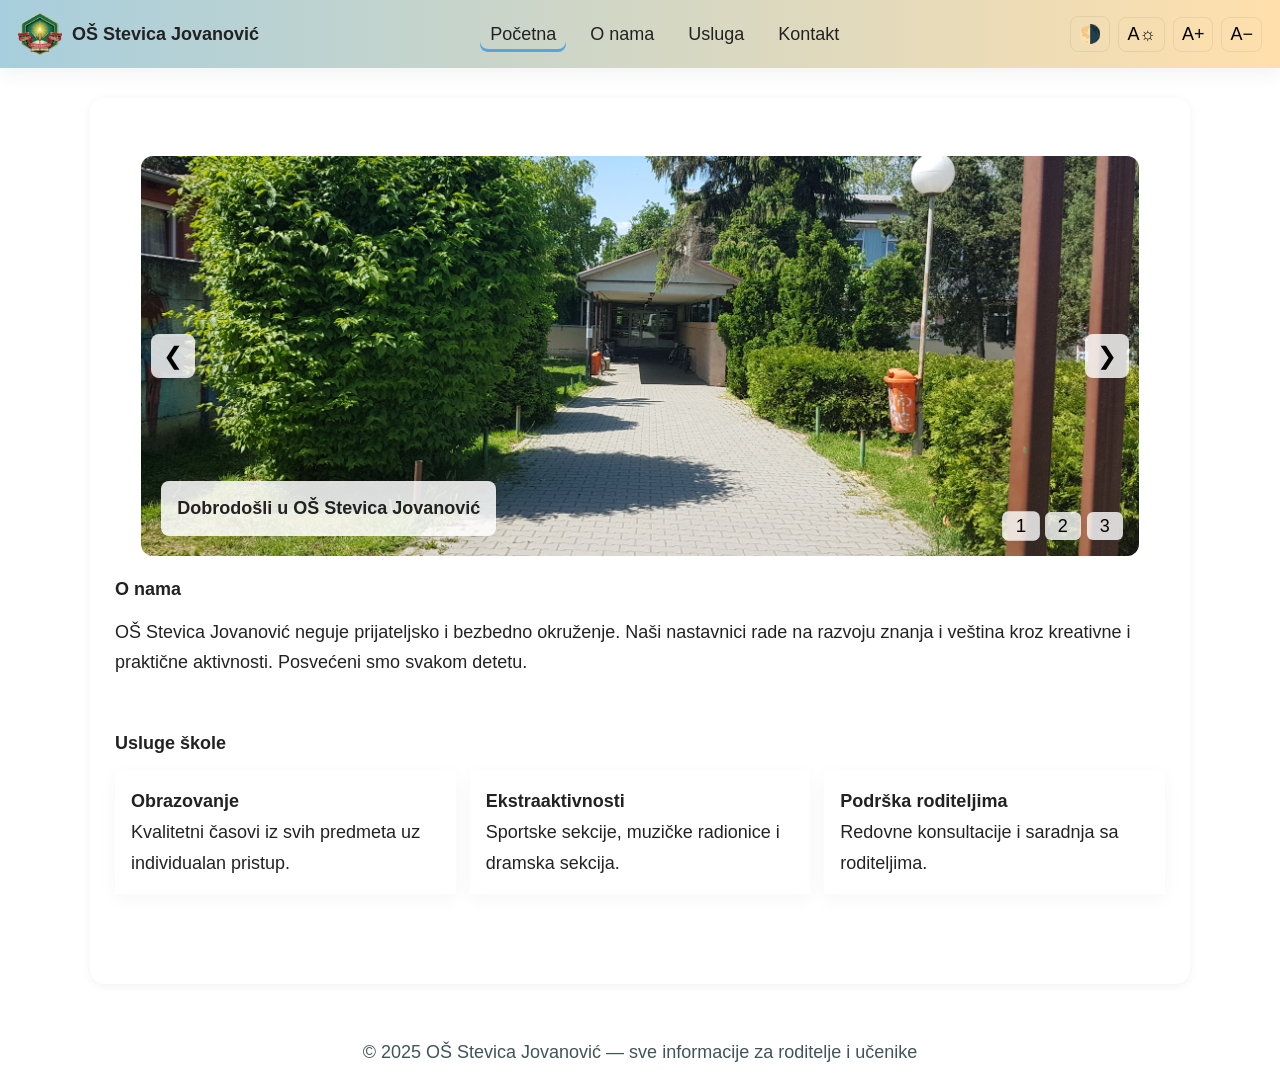
<file: index.html>
﻿<!DOCTYPE html>
<html lang="sr">
<head>
    <meta charset="utf-8" />
    <meta name="viewport" content="width=device-width, initial-scale=1" />
    <title>OŠ Stevica Jovanović — Početna</title>
    <meta name="description" content="Početna stranica Osnovne škole Stevica Jovanović — informacije, galerija i kontakt.">
    <meta name="keywords" content="osnovna škola, Stevica Jovanović, obrazovanje, priredbe, roditelji">
    <link rel="stylesheet" href="stylesheet.css">
</head>
<body id="stranaGlavna">

    <header class="zaglavlje" role="banner">
        <div class="zaglavlje__flex">
            <a href="index.html" class="logoLink" aria-label="Početna - OŠ Stevica Jovanović">
                <img src="slike/logo.png" alt="Logo škole Stevica Jovanović" class="logo" />
                <span class="logoTekst">OŠ Stevica Jovanović</span>
            </a>

            <button id="dugmeHamburger" class="hamburger" aria-expanded="false" aria-controls="meniGlavni" aria-label="Otvorite meni">
                <span class="hamburger__traka"></span>
                <span class="hamburger__traka"></span>
                <span class="hamburger__traka"></span>
            </button>

            <nav id="meniGlavni" class="meni" role="navigation" aria-label="Glavni meni">
                <ul class="meni__lista">
                    <li><a href="index.html" class="meni__link aktivna">Početna</a></li>
                    <li><a href="onama.html" class="meni__link">O nama</a></li>
                    <li><a href="usluga.html" class="meni__link">Usluga</a></li>
                    <li><a href="kontakt.html" class="meni__link">Kontakt</a></li>
                </ul>
            </nav>

            <div class="kontrolePristupacnost">
                <button id="dugmeTamniRezim" class="kontrola" aria-pressed="false" title="Tamni režim">🌗</button>
                <button id="dugmeKontrast" class="kontrola" aria-pressed="false" title="Visoki kontrast">A☼</button>
                <button id="dugmePovecajTekst" class="kontrola" title="Povećaj tekst">A+</button>
                <button id="dugmeSmanjiTekst" class="kontrola" title="Smanji tekst">A−</button>
            </div>
        </div>
    </header>

    <main class="sadrzaj" role="main">
        <!-- HERO / SLIDER -->
        <section id="slajder" class="slajder" aria-roledescription="carousel" aria-label="Slajder fotografija škole">
            <div class="slajder__kontejner">
                <article class="slajder__stavka aktivna" data-indeks="0" aria-hidden="false">
                    <img src="slike/skola1.jpg" alt="Spoljašnji izgled škole" class="slajder__slika" />
                    <div class="slajder__tekst" role="heading" aria-level="1">Dobrodošli u OŠ Stevica Jovanović</div>
                </article>
                <article class="slajder__stavka" data-indeks="1" aria-hidden="true">
                    <img src="slike/skola2.jpg" alt="Učionica sa decom" class="slajder__slika" />
                    <div class="slajder__tekst">Učenje kroz igru i saradnju</div>
                </article>
                <article class="slajder__stavka" data-indeks="2" aria-hidden="true">
                    <img src="slike/skola3.jpg" alt="Učenici na priredbi" class="slajder__slika" />
                    <div class="slajder__tekst">Priredbe i događaji tokom cele godine</div>
                </article>
            </div>

            <button id="slajderPrethodni" class="slajder__kontrol" aria-label="Prethodni slajd">❮</button>
            <button id="slajderSledeci" class="slajder__kontrol" aria-label="Sledeći slajd">❯</button>

            <div class="slajder__indikatori" role="tablist" aria-label="Izaberite slajd">
                <button class="indikator aktivan" data-indeks="0" aria-selected="true" role="tab" aria-controls="slajder">1</button>
                <button class="indikator" data-indeks="1" aria-selected="false" role="tab" aria-controls="slajder">2</button>
                <button class="indikator" data-indeks="2" aria-selected="false" role="tab" aria-controls="slajder">3</button>
            </div>
        </section>

        <!-- Kratak tekst -->
        <section class="uvod section-anim" id="oSkoli">
            <h2>O nama</h2>
            <p>
                OŠ Stevica Jovanović neguje prijateljsko i bezbedno okruženje. Naši nastavnici rade na razvoju
                znanja i veština kroz kreativne i praktične aktivnosti. Posvećeni smo svakom detetu.
            </p>
        </section>

        <!-- Kartice usluga -->
        <section class="usluge-section section-anim" id="pregledUsluga">
            <h2>Usluge škole</h2>
            <div class="kartice">
                <article class="kartica">
                    <h3>Obrazovanje</h3>
                    <p>Kvalitetni časovi iz svih predmeta uz individualan pristup.</p>
                </article>
                <article class="kartica">
                    <h3>Ekstraaktivnosti</h3>
                    <p>Sportske sekcije, muzičke radionice i dramska sekcija.</p>
                </article>
                <article class="kartica">
                    <h3>Podrška roditeljima</h3>
                    <p>Redovne konsultacije i saradnja sa roditeljima.</p>
                </article>
            </div>
        </section>

    </main>

    <footer class="podnozje" role="contentinfo">
        <p>&copy; 2025 OŠ Stevica Jovanović — sve informacije za roditelje i učenike</p>
    </footer>

    <script src="script.js"></script>
</body>
</html>
</file>
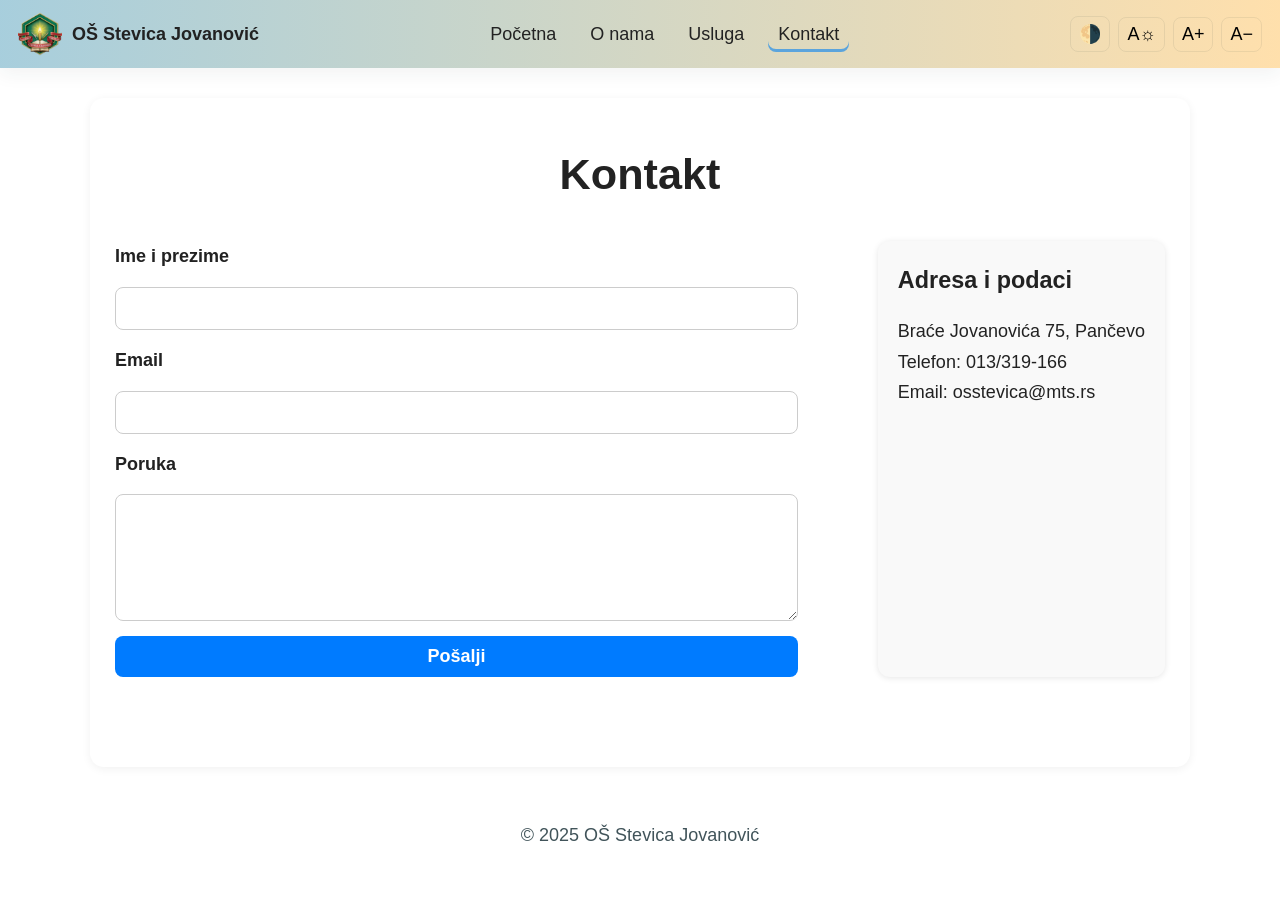
<file: kontakt.html>
﻿<!DOCTYPE html>
<html lang="sr">
<head>
    <meta charset="utf-8" />
    <meta name="viewport" content="width=device-width, initial-scale=1" />
    <title>Kontakt — OŠ Stevica Jovanović</title>
    <meta name="description" content="Kontakt podaci i forma za OŠ Stevica Jovanović.">
    <meta name="keywords" content="kontakt, škola, roditelji, telefon, email">
    <link rel="stylesheet" href="stylesheet.css">
</head>
<body id="stranaKontakt">

    <header class="zaglavlje" role="banner">
        <div class="zaglavlje__flex">
            <a href="index.html" class="logoLink" aria-label="Početna - OŠ Stevica Jovanović">
                <img src="slike/logo.png" alt="Logo škole Stevica Jovanović" class="logo" />
                <span class="logoTekst">OŠ Stevica Jovanović</span>
            </a>

            <button id="dugmeHamburgerKontakt" class="hamburger" aria-expanded="false" aria-controls="meniGlavniKontakt" aria-label="Otvorite meni">
                <span class="hamburger__traka"></span>
                <span class="hamburger__traka"></span>
                <span class="hamburger__traka"></span>
            </button>

            <nav id="meniGlavniKontakt" class="meni" role="navigation" aria-label="Glavni meni">
                <ul class="meni__lista">
                    <li><a href="index.html" class="meni__link">Početna</a></li>
                    <li><a href="onama.html" class="meni__link">O nama</a></li>
                    <li><a href="usluga.html" class="meni__link">Usluga</a></li>
                    <li><a href="kontakt.html" class="meni__link aktivna">Kontakt</a></li>
                </ul>
            </nav>

            <div class="kontrolePristupacnost">
                <button id="dugmeTamniRezimKontakt" class="kontrola" aria-pressed="false">🌗</button>
                <button id="dugmeKontrastKontakt" class="kontrola" aria-pressed="false">A☼</button>
                <button id="dugmePovecajTekstKontakt" class="kontrola">A+</button>
                <button id="dugmeSmanjiTekstKontakt" class="kontrola">A−</button>
            </div>
        </div>
    </header>

    <main class="sadrzaj section-anim" role="main">
        <h1>Kontakt</h1>

        <section class="kontakt-kartica">
            <form id="kontaktForma" class="kontakt-forma" aria-label="Kontakt forma">
                <label for="imeIPrezime">Ime i prezime</label>
                <input id="imeIPrezime" name="imeIPrezime" type="text" required />

                <label for="emailKontakt">Email</label>
                <input id="emailKontakt" name="emailKontakt" type="email" required />

                <label for="porukaKontakt">Poruka</label>
                <textarea id="porukaKontakt" name="porukaKontakt" rows="5" required></textarea>

                <button type="submit" class="posaljiDugme">Pošalji</button>
            </form>
            <p id="porukaGreske" style="color:red;"></p>

            <div class="kontakt-info">
                <h2>Adresa i podaci</h2>
                <p>Braće Jovanovića 75, Pančevo</p>
                <p>Telefon: 013/319-166</p>
                <p>Email: osstevica@mts.rs</p>
            </div>
        </section>

    </main>

    <footer class="podnozje" role="contentinfo">
        <p>&copy; 2025 OŠ Stevica Jovanović</p>
    </footer>

    <script src="script.js"></script>
</body>
</html>
</file>
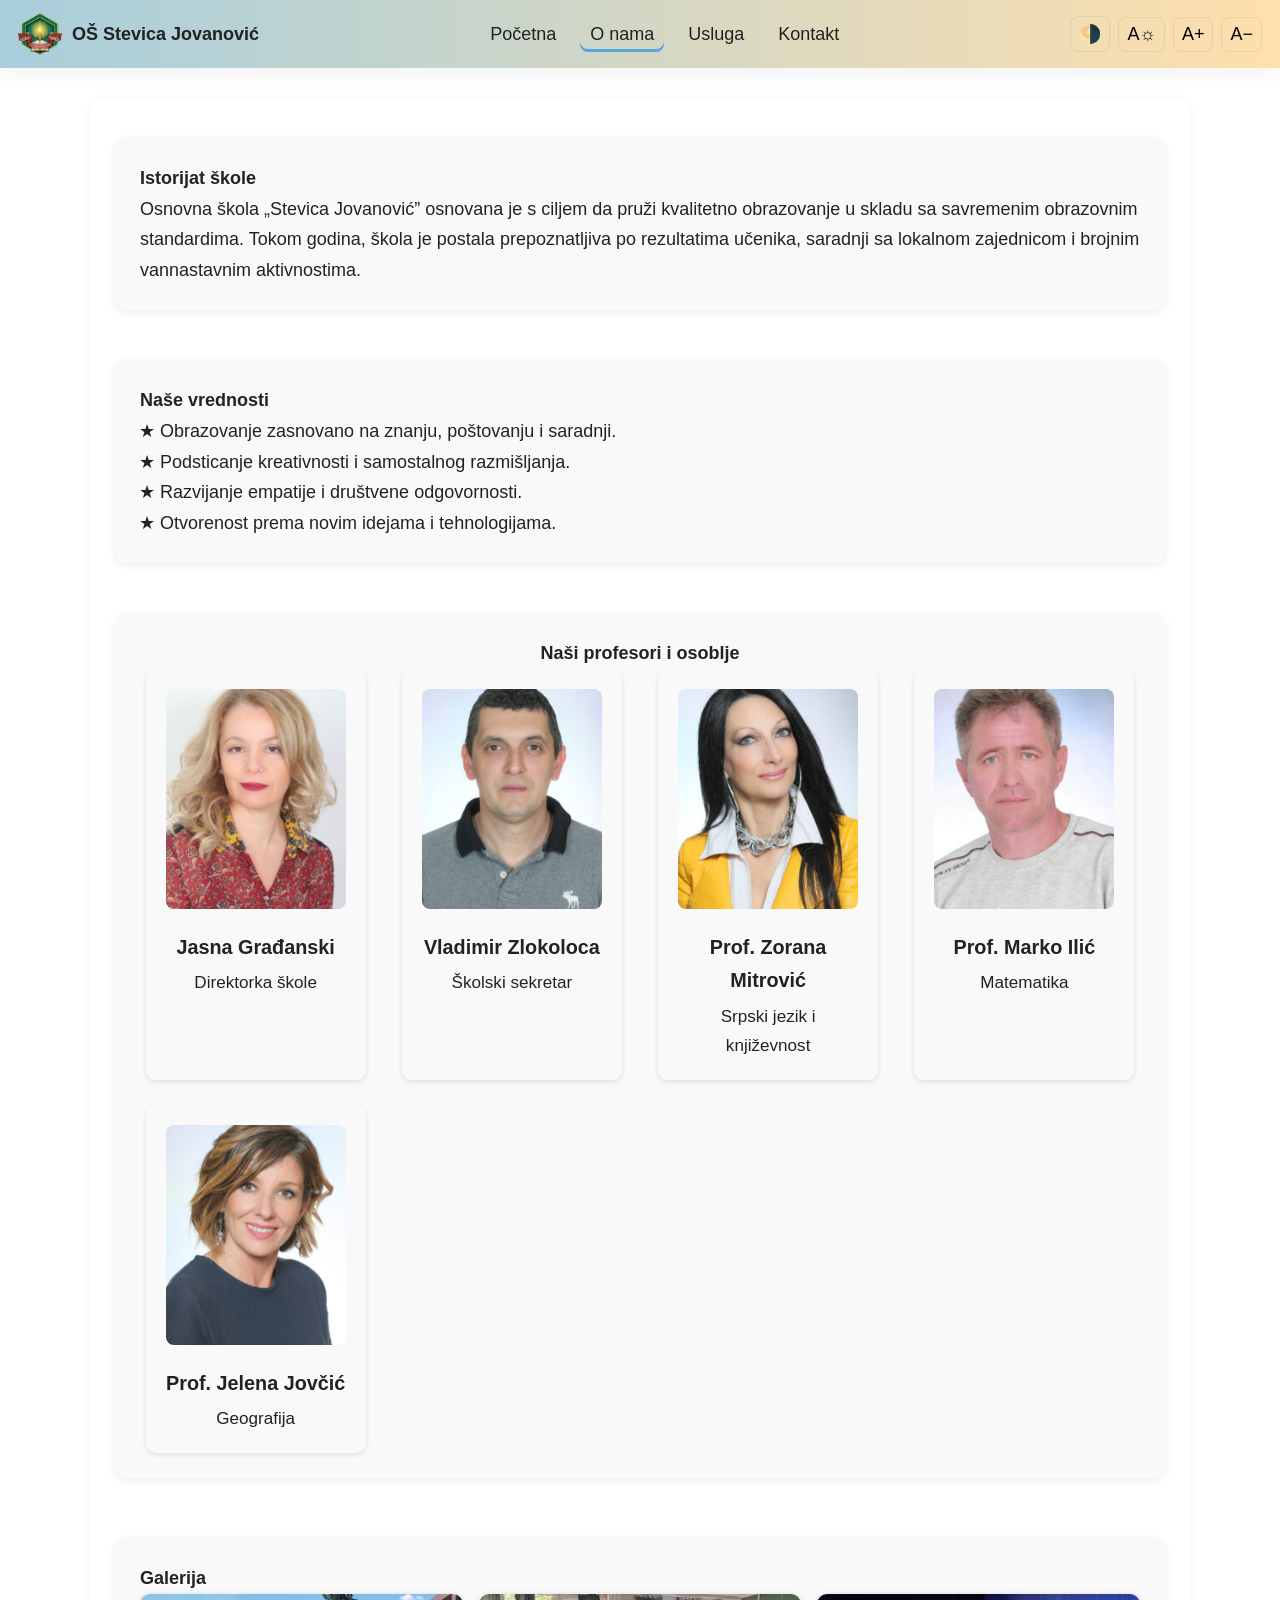
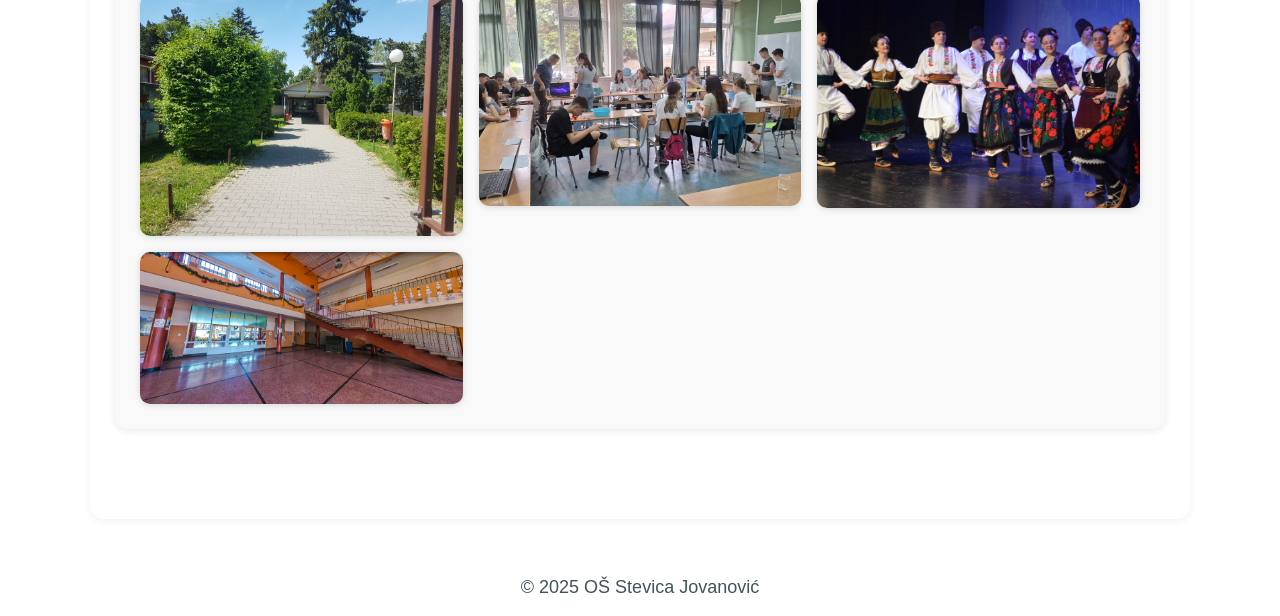
<file: onama.html>
﻿<!DOCTYPE html>
<html lang="sr">
<head>
    <meta charset="utf-8" />
    <meta name="viewport" content="width=device-width, initial-scale=1" />
    <title>O nama — OŠ Stevica Jovanović</title>
    <meta name="description" content="Informacije o istoriji i vrednostima OŠ Stevica Jovanović.">
    <meta name="keywords" content="o školi, istorijat, nastavnici, vrednosti">
    <link rel="stylesheet" href="stylesheet.css">
</head>
<body id="stranaONama">

    <header class="zaglavlje" role="banner">
        <div class="zaglavlje__flex">
            <a href="index.html" class="logoLink" aria-label="Početna - OŠ Stevica Jovanović">
                <img src="slike/logo.png" alt="Logo škole Stevica Jovanović" class="logo" />
                <span class="logoTekst">OŠ Stevica Jovanović</span>
            </a>

            <button id="dugmeHamburgerONama" class="hamburger" aria-expanded="false" aria-controls="meniGlavniONama" aria-label="Otvorite meni">
                <span class="hamburger__traka"></span>
                <span class="hamburger__traka"></span>
                <span class="hamburger__traka"></span>
            </button>

            <nav id="meniGlavniONama" class="meni" role="navigation" aria-label="Glavni meni">
                <ul class="meni__lista">
                    <li><a href="index.html" class="meni__link">Početna</a></li>
                    <li><a href="onama.html" class="meni__link aktivna">O nama</a></li>
                    <li><a href="usluga.html" class="meni__link">Usluga</a></li>
                    <li><a href="kontakt.html" class="meni__link">Kontakt</a></li>
                </ul>
            </nav>

            <div class="kontrolePristupacnost">
                <button id="dugmeTamniRezimONama" class="kontrola" aria-pressed="false">🌗</button>
                <button id="dugmeKontrastONama" class="kontrola" aria-pressed="false">A☼</button>
                <button id="dugmePovecajTekstONama" class="kontrola">A+</button>
                <button id="dugmeSmanjiTekstONama" class="kontrola">A−</button>
            </div>
        </div>
    </header>

    <main class="sadrzaj section-anim" role="main">

        <section class="istorijat">
            <h2>Istorijat škole</h2>
            <p>Osnovna škola „Stevica Jovanović” osnovana je s ciljem da pruži kvalitetno obrazovanje u skladu sa savremenim obrazovnim standardima. Tokom godina, škola je postala prepoznatljiva po rezultatima učenika, saradnji sa lokalnom zajednicom i brojnim vannastavnim aktivnostima.</p>
        </section>

        <section class="vrednosti">
            <h2>Naše vrednosti</h2>
            <ul>
                <li>Obrazovanje zasnovano na znanju, poštovanju i saradnji.</li>
                <li>Podsticanje kreativnosti i samostalnog razmišljanja.</li>
                <li>Razvijanje empatije i društvene odgovornosti.</li>
                <li>Otvorenost prema novim idejama i tehnologijama.</li>
            </ul>
        </section>
        <section class="osoblje">
            <h2>Naši profesori i osoblje</h2>
            <div class="osoblje__grid">
                <div class="osoba">
                    <img src="slike/direktorka.jpg" alt="Direktorka Jasna Građanski" class="osoba__slika">
                    <h3>Jasna Građanski</h3>
                    <p>Direktorka škole</p>
                </div>
                <div class="osoba">
                    <img src="slike/sekretar.jpg" alt="Vladimir Zlokoloca" class="osoba__slika">
                    <h3>Vladimir Zlokoloca</h3>
                    <p>Školski sekretar</p>
                </div>
                <div class="osoba">
                    <img src="slike/profesor1.jpg" alt="Prof. Zorana Mitrović" class="osoba__slika">
                    <h3>Prof. Zorana Mitrović</h3>
                    <p>Srpski jezik i književnost</p>
                </div>
                <div class="osoba">
                    <img src="slike/profesor2.jpg" alt="Prof. Marko Ilić" class="osoba__slika">
                    <h3>Prof. Marko Ilić</h3>
                    <p>Matematika</p>
                </div>
                <div class="osoba">
                    <img src="slike/profesor3.jpg" alt="Prof. Jelena Jovčić" class="osoba__slika">
                    <h3>Prof. Jelena Jovčić</h3>
                    <p>Geografija</p>
                </div>
            </div>
        </section>


        <section class="galerija">
            <h2>Galerija</h2>
            <div class="galerija__grid">
                <img src="slike/skola1.jpg" alt="Školska zgrada" />
                <img src="slike/skola2.jpg" alt="Učenici u učionici" />
                <img src="slike/skola3.jpg" alt="Školska priredba" />
                <img src="slike/skola4.jpg" alt="Školski hol" />
            </div>
        </section>

    </main>

    <footer class="podnozje" role="contentinfo">
        <p>&copy; 2025 OŠ Stevica Jovanović</p>
    </footer>

    <script src="script.js"></script>
</body>
</html>
</file>
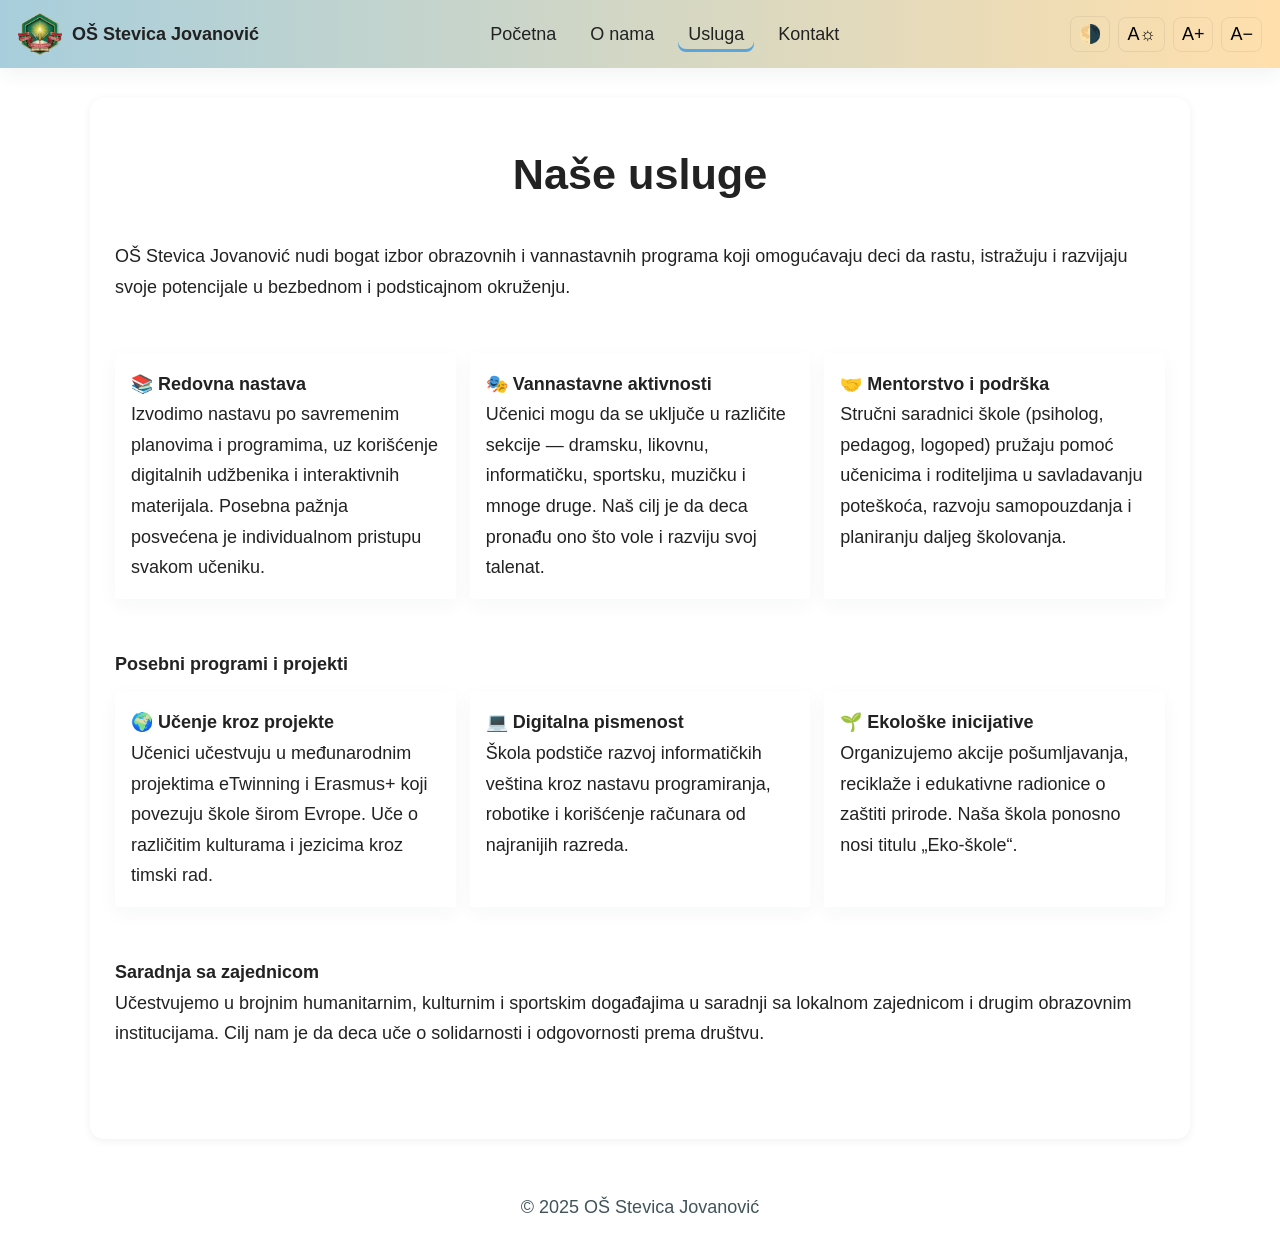
<file: usluga.html>
﻿<!DOCTYPE html>
<html lang="sr">
<head>
    <meta charset="utf-8" />
    <meta name="viewport" content="width=device-width, initial-scale=1" />
    <title>Usluga — OŠ Stevica Jovanović</title>
    <meta name="description" content="Usluge koje nudi OŠ Stevica Jovanović: obrazovanje, vannastavne aktivnosti, podrška.">
    <meta name="keywords" content="usluge škole, vannastavne aktivnosti, podrška">
    <link rel="stylesheet" href="stylesheet.css">
</head>
<body id="stranaUsluga">

    <header class="zaglavlje" role="banner">
        <div class="zaglavlje__flex">
            <a href="index.html" class="logoLink" aria-label="Početna - OŠ Stevica Jovanović">
                <img src="slike/logo.png" alt="Logo škole Stevica Jovanović" class="logo" />
                <span class="logoTekst">OŠ Stevica Jovanović</span>
            </a>

            <button id="dugmeHamburgerUsluga" class="hamburger" aria-expanded="false" aria-controls="meniGlavniUsluga" aria-label="Otvorite meni">
                <span class="hamburger__traka"></span>
                <span class="hamburger__traka"></span>
                <span class="hamburger__traka"></span>
            </button>

            <nav id="meniGlavniUsluga" class="meni" role="navigation" aria-label="Glavni meni">
                <ul class="meni__lista">
                    <li><a href="index.html" class="meni__link">Početna</a></li>
                    <li><a href="onama.html" class="meni__link">O nama</a></li>
                    <li><a href="usluga.html" class="meni__link aktivna">Usluga</a></li>
                    <li><a href="kontakt.html" class="meni__link">Kontakt</a></li>
                </ul>
            </nav>

            <div class="kontrolePristupacnost">
                <button id="dugmeTamniRezimUsluga" class="kontrola" aria-pressed="false">🌗</button>
                <button id="dugmeKontrastUsluga" class="kontrola" aria-pressed="false">A☼</button>
                <button id="dugmePovecajTekstUsluga" class="kontrola">A+</button>
                <button id="dugmeSmanjiTekstUsluga" class="kontrola">A−</button>
            </div>
        </div>
    </header>

    <main class="sadrzaj section-anim" role="main">
        <section class="uvod">
            <h1>Naše usluge</h1>
            <p>OŠ Stevica Jovanović nudi bogat izbor obrazovnih i vannastavnih programa koji omogućavaju deci da rastu, istražuju i razvijaju svoje potencijale u bezbednom i podsticajnom okruženju.</p>
        </section>

        <section class="kartice">
            <article class="kartica">
                <h3>📚 Redovna nastava</h3>
                <p>Izvodimo nastavu po savremenim planovima i programima, uz korišćenje digitalnih udžbenika i interaktivnih materijala. Posebna pažnja posvećena je individualnom pristupu svakom učeniku.</p>
            </article>

            <article class="kartica">
                <h3>🎭 Vannastavne aktivnosti</h3>
                <p>Učenici mogu da se uključe u različite sekcije — dramsku, likovnu, informatičku, sportsku, muzičku i mnoge druge. Naš cilj je da deca pronađu ono što vole i razviju svoj talenat.</p>
            </article>

            <article class="kartica">
                <h3>🤝 Mentorstvo i podrška</h3>
                <p>Stručni saradnici škole (psiholog, pedagog, logoped) pružaju pomoć učenicima i roditeljima u savladavanju poteškoća, razvoju samopouzdanja i planiranju daljeg školovanja.</p>
            </article>
        </section>

        <section class="posebneUsluge">
            <h2>Posebni programi i projekti</h2>
            <div class="kartice">
                <article class="kartica">
                    <h3>🌍 Učenje kroz projekte</h3>
                    <p>Učenici učestvuju u međunarodnim projektima eTwinning i Erasmus+ koji povezuju škole širom Evrope. Uče o različitim kulturama i jezicima kroz timski rad.</p>
                </article>

                <article class="kartica">
                    <h3>💻 Digitalna pismenost</h3>
                    <p>Škola podstiče razvoj informatičkih veština kroz nastavu programiranja, robotike i korišćenje računara od najranijih razreda.</p>
                </article>

                <article class="kartica">
                    <h3>🌱 Ekološke inicijative</h3>
                    <p>Organizujemo akcije pošumljavanja, reciklaže i edukativne radionice o zaštiti prirode. Naša škola ponosno nosi titulu „Eko-škole“.</p>
                </article>
            </div>
        </section>

        <section class="zajednica">
            <h2>Saradnja sa zajednicom</h2>
            <p>Učestvujemo u brojnim humanitarnim, kulturnim i sportskim događajima u saradnji sa lokalnom zajednicom i drugim obrazovnim institucijama. Cilj nam je da deca uče o solidarnosti i odgovornosti prema društvu.</p>
        </section>
    </main>

    <footer class="podnozje" role="contentinfo">
        <p>&copy; 2025 OŠ Stevica Jovanović</p>
    </footer>

    <script src="script.js"></script>
</body>
</html>
</file>
<file: stylesheet.css>
﻿/* stylesheet.css*/

/* Reset i osnovno */
* {
    box-sizing: border-box;
    margin: 0;
    padding: 0;
    font-size: var(--velicina-osnovna);
}

:root {
    --main-bg: #ffffff;
    --main-text: #222;
    --card-bg: #f9f9f9;
    --card-text: #222;
    --input-bg: #fff;
    --input-text: #222;
    --input-border: #ccc;
    --btn-bg: #007BFF;
    --btn-text: #fff;
    --velicina-osnovna: clamp(16px, 1.6vw, 18px);
    --tranzicija: ease-in-out;
}

body.tamni-rezim {
    --main-bg: #1e1e1e;
    --main-text: #e0e0e0;
    --card-bg: #2a2a2a;
    --card-text: #e0e0e0;
    --input-bg: #333;
    --input-text: #f0f0f0;
    --input-border: #555;
    --btn-bg: #0d6efd;
    --btn-text: #fff;
}

body.visoki-kontrast {
    --main-bg: #171717; /* pozadina stranice */
    --main-text: #fff; /* glavni tekst */
    --card-bg: #111; /* kartice/oblaci */
    --card-text: #fff; /* tekst unutar kartica */
    --input-bg: #000;
    --input-text: #fff;
    --input-border: #fff;
    --btn-bg: #fff;
    --btn-text: #000;
}
body {
    font-size: var(--velicina-osnovna);
    background-color: var(--main-bg);
    color: var(--main-text);
    font-family: "Segoe UI", sans-serif;
    line-height: 1.6;
}



/* Header / meni */
.zaglavlje {
    background: linear-gradient(90deg, rgba(158,201,217,0.9), rgba(255,220,163,0.9));
    padding: 12px 18px;
    position: sticky;
    top: 0;
    z-index: 50;
    box-shadow: 0 6px 18px rgba(34,50,58,0.06);
}

.zaglavlje__flex {
    display: flex;
    align-items: center;
    gap: 12px;
    justify-content: space-between;
}

.logoLink {
    display: flex;
    align-items: center;
    gap: 10px;
    text-decoration: none;
    color: inherit;
}

.logo {
    width: 44px;
    height: 44px;
    display: block;
}

.logoTekst {
    font-weight: 700;
    font-size: 1rem;
}

/* Meni */
.meni {
    display: block;
}

.meni__lista {
    display: flex;
    gap: 14px;
    list-style: none;
    align-items: center;
}

.meni__link {
    padding: 8px 10px;
    border-radius: 8px;
    text-decoration: none;
    color: inherit;
    transition: background var(--tranzicija);
}

    .meni__link:hover {
        background: rgba(0,0,0,0.05);
    }

    .meni__link.aktivna {
        box-shadow: inset 0 -3px 0 rgba(77,159,224,0.9);
    }

/* Hamburger (na manjim rezolucijama) */
.hamburger {
    display: none;
    background: none;
    border: none;
    cursor: pointer;
    padding: 8px;
}

.hamburger__traka {
    width: 26px;
    height: 2px;
    background: var(--main-text);
    display: block;
    margin: 4px 0;
    border-radius: 2px;
    transition: transform .25s;
}

/* Kontrole pristupačnosti */
.kontrolePristupacnost {
    display: flex;
    gap: 8px;
    align-items: center;
    transition: background 0.3s;
}

.kontrola {
    background: transparent;
    border: 1px solid rgba(34,50,58,0.08);
    padding: 6px 8px;
    border-radius: 8px;
    cursor: pointer;
    transition: background 0.3s;
}

/* Slajder */
.slajder {
    position: relative;
    overflow: hidden;
    max-height: 460px;
    border-radius: 12px;
    margin: 18px auto;
    width: 95%;
}

.slajder__kontejner {
    position:relative;
}

.slajder__stavka {
    position: absolute;
    inset: 0;
    opacity: 0;
    transform: scale(0.98);
    transition: opacity .8s var(--tranzicija), transform .8s var(--tranzicija);
}

    .slajder__stavka.aktivna {
        opacity: 1;
        transform: scale(1);
        position: relative;
    }

.slajder__slika {
    width: 100%;
    height: 400px;
    object-fit: cover;
    display: block;
    filter: saturate(1.02);
    transition: filter 0.6s;
}

.slajder__tekst {
    position: absolute;
    left: 20px;
    bottom: 20px;
    background: rgba(255,255,255,0.85);
    padding: 12px 16px;
    border-radius: 8px;
    font-weight: 600;
    box-shadow: 0 6px 18px rgba(34,50,58,0.06);
}

/* Kontrole slajdera */
.slajder__kontrol {
    position: absolute;
    top: 50%;
    transform: translateY(-50%);
    background: rgba(255,255,255,0.8);
    border: none;
    font-size: 24px;
    padding: 8px 12px;
    border-radius: 8px;
    cursor: pointer;
}

#slajderPrethodni {
    left: 10px;
}

#slajderSledeci {
    right: 10px;
}

.slajder__indikatori {
    position: absolute;
    right: 16px;
    bottom: 16px;
    display: flex;
    gap: 6px;
}

.indikator {
    width: 36px;
    height: 28px;
    border-radius: 6px;
    border: none;
    background: rgba(255,255,255,0.8);
    cursor: pointer;
    transition: transform .25s;
}

    .indikator.aktivan {
        box-shadow: 0 6px 16px rgba(34,50,58,0.12);
        transform: scale(1.05);
    }

/* Sekcije i kartice */
.sadrzaj {
    padding: 22px;
    max-width: 1100px;
    margin: 0 auto;
}

.section-anim {
    opacity: 0;
    transform: translateY(12px);
    transition: opacity .7s ease, transform .7s ease;
}

    .section-anim.visible {
        opacity: 1;
        transform: translateY(0);
    }

.uvod p {
    margin-top: 12px;
}

.kartice {
    display: flex;
    gap: 14px;
    margin-top: 12px;
    flex-wrap: wrap;
}

.kartica {
    flex: 1 1 280px;
    background: var(--boja-kartica);
    padding: 16px;
    border-radius: var(--radius);
    box-shadow: 0 6px 18px rgba(34,50,58,0.04);
    transition: transform var(--tranzicija), box-shadow var(--tranzicija);
}

    .kartica:hover {
        transform: translateY(-6px);
        box-shadow: 0 14px 30px rgba(34,50,58,0.06);
    }
/* Tamni režim */
body.tamni main.sadrzaj {
    background-color: rgba(255, 255, 255, 0.05);
    box-shadow: 0 0 12px rgba(255, 255, 255, 0.05);
}

/* Visoki kontrast */
body.kontrast main.sadrzaj,
body.kontrast .kontakt-kartica,
body.kontrast .nastavnici,
body.kontrast .usluge-kartice {
    background-color: #1a1a1a; /* blago svetlija od crne */
    border: 2px solid #fff; /* da se jasno odvaja od pozadine */
}


/* Sekcije o nama */
main.sadrzaj {
    background-color: var(--boja-kartica, rgba(255, 255, 255, 0.03));
    border-radius: 12px;
    padding: 24px;
    margin: 24px auto;
    width: 95%;
    box-shadow: 0 0 10px rgba(0, 0, 0, 0.05);
    transition: background-color 0.3s, box-shadow 0.3s;
}


main h1 {
    text-align: center;
    font-size: 2.4rem;
    margin-bottom: 30px;
}

main section {
    margin-bottom: 50px;
}

.istorijat, .vrednosti, .galerija {
    background-color: var(--card-bg, #f9f9f9);
    color: var(--card-text, #222);
    padding: 25px;
    border-radius: 12px;
    box-shadow: 0 2px 8px rgba(0,0,0,0.08);
    transition: background var(--tranzicija), color var(--tranzicija), transform 0.2s ease;
}

    .istorijat:hover, .vrednosti:hover, .galerija:hover {
        transform: translateY(-4px);
    }

    .vrednosti ul {
        list-style-type: "★ ";
        padding-left: 20px;
    }

.galerija__grid {
    display: grid;
    grid-template-columns: repeat(auto-fit, minmax(250px, 1fr));
    gap: 16px;
}

    .galerija__grid img {
        width: 100%;
        border-radius: 10px;
        box-shadow: 0 1px 6px rgba(0,0,0,0.15);
        transition: transform 0.3s ease;
    }

        .galerija__grid img:hover {
            transform: scale(1.05);
        }
/* Sekcija osoblje */
.osoblje {
    background-color: var(--card-bg, #fdfdfd);
    color: var(--card-text, #222);
    padding: 25px;
    border-radius: 12px;
    box-shadow: 0 2px 8px rgba(0,0,0,0.08);
    margin-bottom: 60px;
    text-align: center;
}
.osoblje__grid {
    display: grid;
    grid-template-columns: repeat(auto-fit, minmax(200px, 1fr));
    gap: 25px;
    justify-items: center;
}


.osoba {
    background-color: var(--card-bg, #ffffff);
    color: var(--card-text, #222);
    border-radius: 10px;
    padding: 20px;
    width: 100%;
    max-width: 220px;
    box-shadow: 0 2px 5px rgba(0,0,0,0.1);
    transition: transform 0.3s ease, box-shadow 0.3s ease, background var(--tranzicija), color var(--tranzicija);
}

    .osoba:hover {
        transform: translateY(-6px);
        box-shadow: 0 4px 12px rgba(0,0,0,0.15);
    }

.osoba__slika {
    width: 100%;
    height: 220px;
    object-fit: cover;
    border-radius: 8px;
    margin-bottom: 12px;
}

.osoba h3 {
    font-size: 1.1rem;
    margin-bottom: 4px;
}

.osoba p {
    color: var(--card-text, #555);
    font-size: 0.95rem;
    margin: 0;
}

/* Kontakt */

/* Glavni sadržaj */
main.sadrzaj {
    background-color: var(--main-bg, #ffffff);
    color: var(--main-text, #222);
    border-radius: 14px;
    box-shadow: 0 2px 10px rgba(0, 0, 0, 0.06);
    max-width: 1100px;
    margin: 30px auto 40px auto;
    padding: 40px 25px;
    line-height: 1.7;
    transition: background var(--tranzicija), color var(--tranzicija);
}


/* Kontakt kartica */
.kontakt-kartica {
    display: flex;
    flex-wrap: wrap;
    gap: 40px;
    justify-content: space-between;
}

.kontakt-forma {
    flex: 1 1 300px;
    display: flex;
    flex-direction: column;
    gap: 15px;
}

.kontakt-forma label {
    font-weight: 600;
}

.kontakt-forma input,
.kontakt-forma textarea {
    background-color: var(--input-bg, #fff);
    color: var(--input-text, #222);
    border: 1px solid var(--input-border, #ccc);
    border-radius: 8px;
    padding: 10px;
    transition: background var(--tranzicija), color var(--tranzicija), border var(--tranzicija);
}


.posaljiDugme {
    background-color: var(--btn-bg, #2a72c6);
    color: var(--btn-text, #fff);
    font-size: 1rem;
    font-weight: 600;
    padding: 10px 24px;
    border: none;
    border-radius: 8px;
    cursor: pointer;
    transition: background-color 0.3s ease, transform 0.2s ease, box-shadow 0.3s ease;
}

    /* Efekat prelaska mišem */
    .posaljiDugme:hover {
        background-color: #1f5ea5;
        transform: translateY(-2px);
        box-shadow: 0 4px 10px rgba(0, 0, 0, 0.15);
    }

    /* Efekat klika */
    .posaljiDugme:active {
        transform: translateY(0);
        box-shadow: 0 2px 6px rgba(0, 0, 0, 0.2);
    }

    /* Fokus tastaturom */
    .posaljiDugme:focus {
        outline: 3px solid #ffcc00;
        outline-offset: 3px;
    }

/* Kontakt info */
.kontakt-info {
    background-color: var(--card-bg, #f9f9f9);
    color: var(--card-text, #222);
    border-radius: 12px;
    padding: 20px;
    box-shadow: 0 1px 6px rgba(0,0,0,0.1);
    transition: background var(--tranzicija), color var(--tranzicija);
}


    .kontakt-info h2 {
        margin-bottom: 15px;
        font-size: 1.3rem;
    }

/* Responsivnost */
@media (max-width: 800px) {
    .kontakt-kartica {
        flex-direction: column;
    }
}



/* Footer */
.podnozje {
    text-align: center;
    padding: 14px;
    margin-top: 22px;
    color: #41545a;
}

/* Vizualni efekti: glow i fade */
.kartica h3 {
    text-shadow: 0 1px 0 rgba(255,255,255,0.5);
}

.slajder__slika:hover {
    filter: brightness(1.04) saturate(1.05);
    transition: filter .4s;
}

/* Pristupačnost: visoki kontrast */
body.visoki-kontrast {
    background: #000;
    color: #fff;
}

    body.visoki-kontrast .zaglavlje {
        background: #111;
    }

    body.visoki-kontrast .logoTekst {
        color: #fff;
    }

    body.visoki-kontrast .posaljiDugme {
        background: #fff;
        color: #000;
    }

/* Tamni režim */
body.tamni-rezim {
    background: #0f1720;
    color: #e6f0f4;
}

    body.tamni-rezim .zaglavlje {
        background: linear-gradient(90deg,#134155,#5a7f95);
    }

/* Responsive: dva nivoa (desktop/tablet i mobilni) */
/* Tablet i manje uređaje - breakpoint 900px: meni prelazi u hamburger */
@media (max-width:900px) {
    .meni {
        display: none;
    }

    .hamburger {
        display: inline-flex;
    }

    .zaglavlje__flex {
        gap: 8px;
    }

    .slajder__slika {
        height: 320px;
    }
}

/* Mobilne male rezolucije (više prilagođavanja) */
@media (max-width:480px) {
    :root {
        --naslov-font-size: clamp(20px, 5.2vw, 26px);
    }

    .logoTekst {
        display: none;
    }
    /* sačuvaj prostor */
    .slajder__slika {
        height: 220px;
    }

    .kontrolePristupacnost {
        display: none;
        transition: background 0.3s;
    }
    /* može biti u meniju na malom ekranu */
    .kartice {
        flex-direction: column;
    }

    .kontakt-kartica {
        flex-direction: column;
    }
}
</file>
